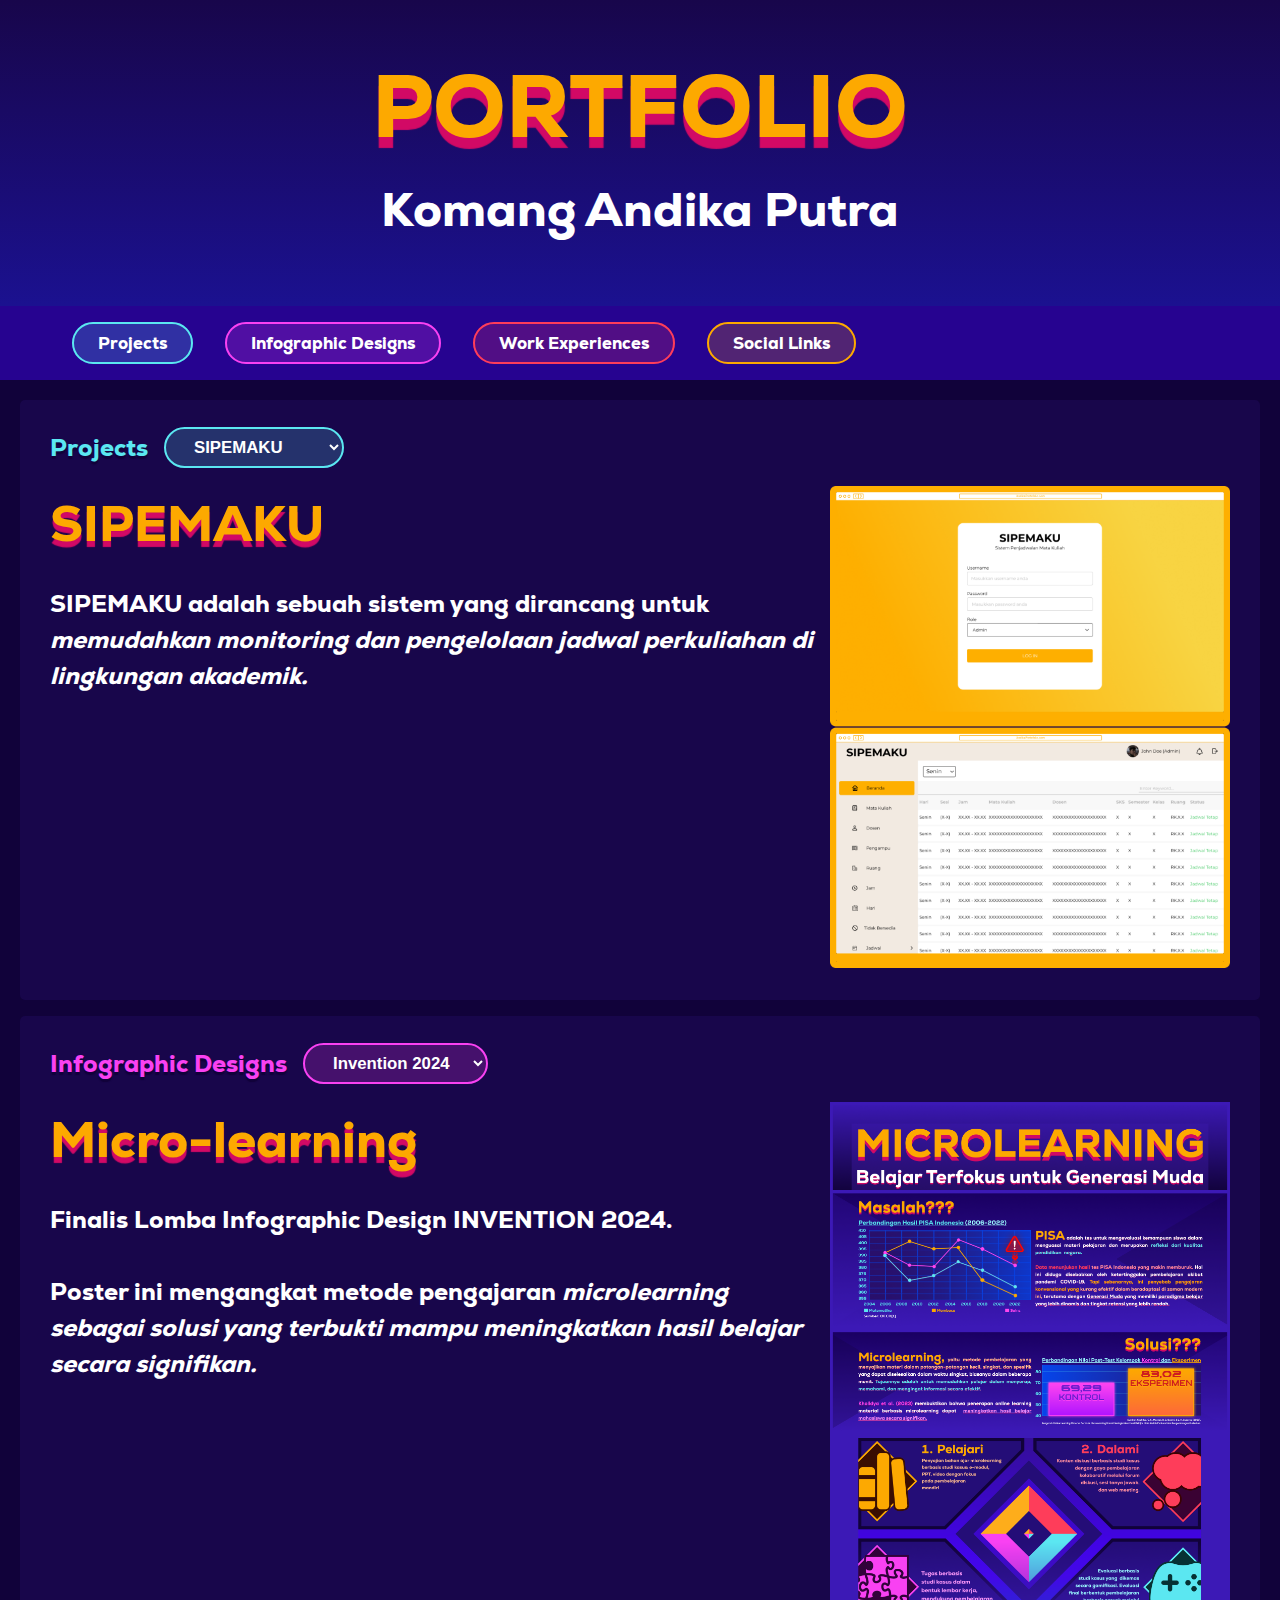
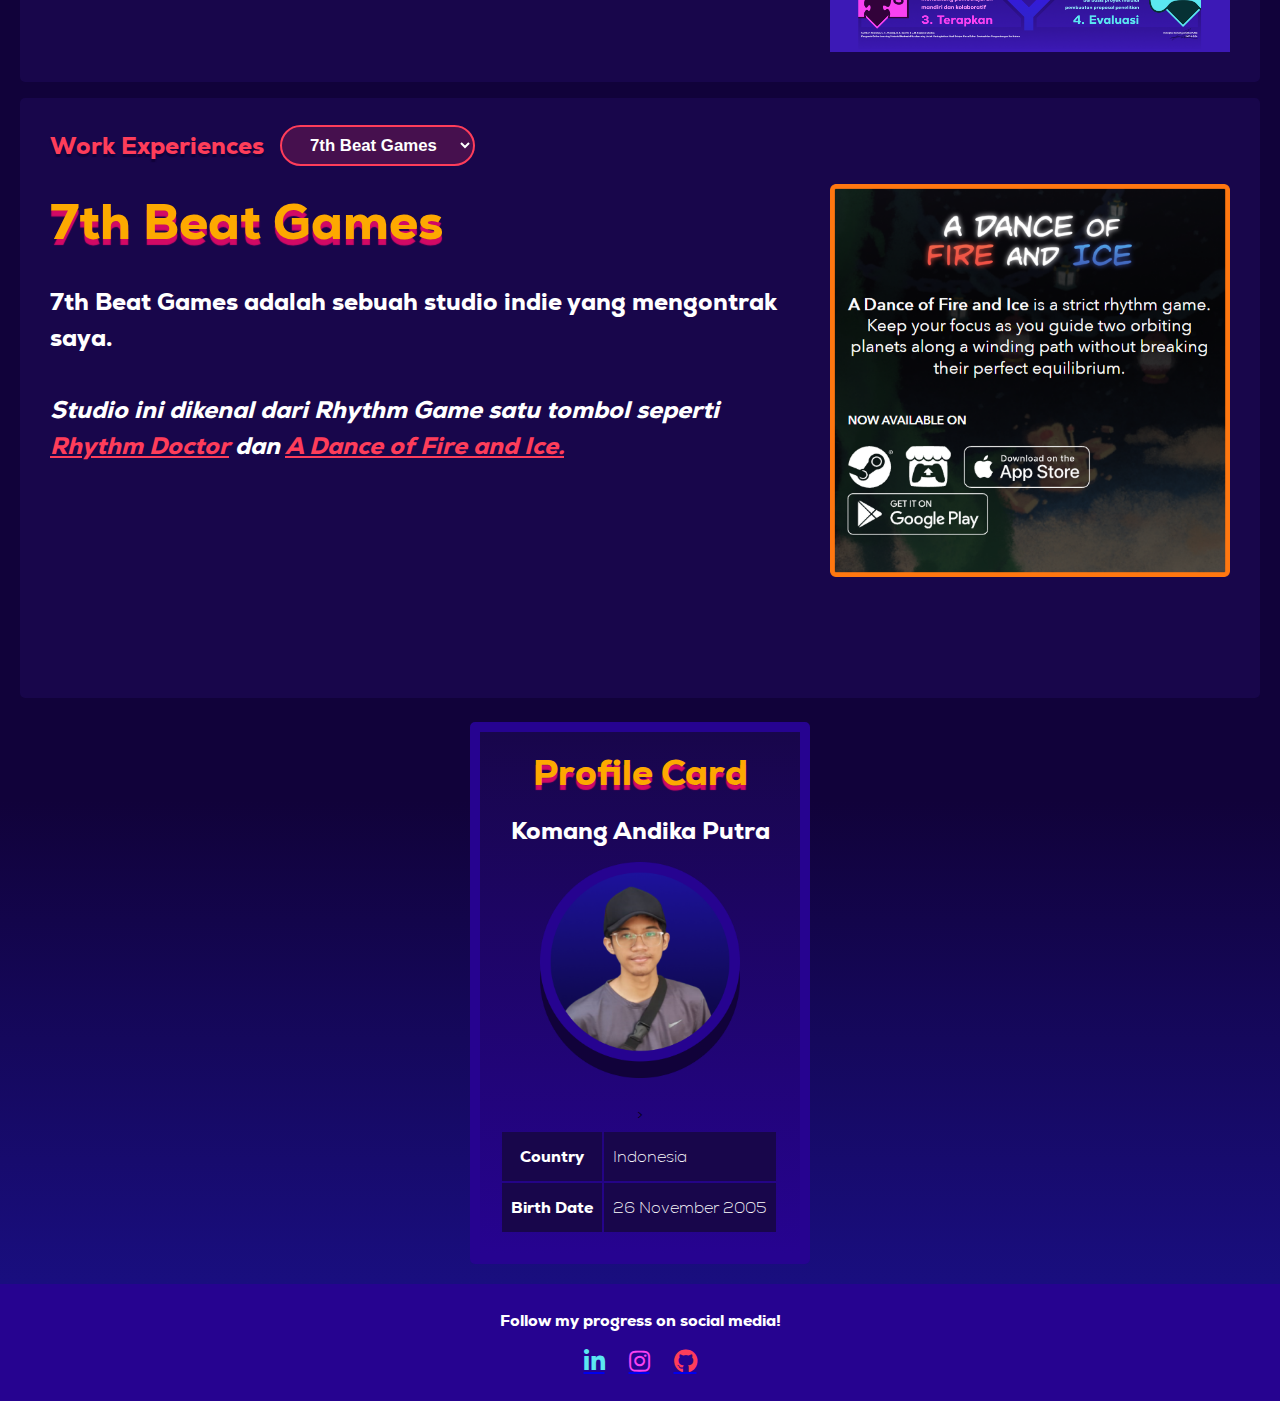
<file: index.html>
<!DOCTYPE html>
<html lang="id">
  <head>
    <meta charset="utf-8">
    <meta name="viewport" content="width=device-width, initial-scale=1.0">
    <title>Andika's Portfolio</title>

    <link rel="stylesheet" href="assets/styles/style.css">
    <link
      rel="stylesheet"
      href="https://cdnjs.cloudflare.com/ajax/libs/font-awesome/5.15.4/css/all.min.css"
      integrity="sha512-1ycn6IcaQQ40/MKBW2W4Rhis/DbILU74C1vSrLJxCq57o941Ym01SwNsOMqvEBFlcgUa6xLiPY/NS5R+E6ztJQ=="
      crossorigin="anonymous"
      referrerpolicy="no-referrer"
    >
  </head>

  <body class="default-palette">
    <header>
      <div class="jumbotron">
        <h1>PORTFOLIO</h1>
        <p>
          <strong>Komang Andika Putra</strong>
        </p>
      </div>

      <nav>
        <ul>
          <li>
            <a href="#projects" class="blue">Projects</a>
          </li>
          <li>
            <a href="#infographic" class="pink">Infographic Designs</a>
          </li>
          <li>
            <a href="#work" class="red">Work Experiences</a>
          </li>
          <li>
            <a href="#social-links" class="yellow">Social Links</a>
          </li>
        </ul>
      </nav>
    </header>

    <main>

      <div id="content">
        <article id="projects" class="card projects">
          <div class="dropdown-group">
            <h2>Projects</h2>
            <select id="projects-dropdown" class="dropdown projects-dropdown">
              <option value="project1">SIPEMAKU</option>
              <option value="project2">ODGJ Rescue</option>
              <option value="project3">Vitalify App</option>
            </select>
          </div>
          <div id="projects-content" class="dropdown-content projects-content">
          <div>
            <h3>SIPEMAKU</h3>
            <p>
              SIPEMAKU adalah sebuah sistem yang dirancang untuk <em>memudahkan 
              monitoring dan pengelolaan jadwal perkuliahan di lingkungan akademik.</em>
            </p>
          </div>
          <img src="assets/image/SIPEMAKU.png" alt="Tampilan Aplikasi SIPEMAKU" class="featured-image">
          </div>
        </article>

        <article id="infographic" class="infographic card">
          <div class="dropdown-group">
            <h2>Infographic Designs</h2>
            <select id="infographic-dropdown" class="dropdown infographic-dropdown">
              <option value="info1">Invention 2024</option>
              <option value="info2">Invention 2023</option>
              <option value="info3">UFONITY 2023</option>
            </select>
          </div>
          <div id="infographic-content" class="dropdown-content infographic-content">
          <div>
            <h3>Micro-learning</h3>
            <p>
              Finalis Lomba Infographic Design INVENTION 2024.<br><br>Poster ini 
              mengangkat metode pengajaran <em>microlearning sebagai solusi yang 
              terbukti mampu meningkatkan hasil belajar secara signifikan.</em>
            </p>
          </div>
          <img src="assets/image/Microlearning.png" alt="Tampilan Poster Microlearning" class="featured-image">  
          </div>
        </article>

        <article id="work" class="work card">
          <div class="dropdown-group">
            <h2>Work Experiences</h2>
            <select id="work-dropdown" class="dropdown work-dropdown">
              <option value="work1">7th Beat Games</option>
              <option value="work2">Asset Design</option>
              <option value="work3">Logo Design</option>
              <option value="work4">Level Design</option>
            </select>
          </div>
          <div id="work-content" class="dropdown-content work-content">
          <div>  
            <h3>7th Beat Games</h3>
            <p>
              7th Beat Games adalah sebuah studio indie yang mengontrak saya.
              <br><br><em>Studio ini dikenal dari Rhythm Game satu tombol 
              seperti <a class="link" href="https://store.steampowered.com/app/774181/Rhythm_Doctor/" target="_blank">
              Rhythm Doctor</a> dan <a class="link" href="https://store.steampowered.com/app/977950/A_Dance_of_Fire_and_Ice/" target="_blank">A Dance of Fire and Ice.</a></em>
            </p>
          </div>
          <img src="assets/image/WorkInformation.png" alt="Deskripsi Tim 7th Beat Games" class="featured-image">  
          </div>
        </article>
      </div>

      <aside>
        <article class="profile card">
          <header>
            <h2>Profile Card</h2>
            <p>Komang Andika Putra</p>
            <figure>
              <img src="assets/image/Avatar.png" alt="Foto profil Komang Andika Putra">
              <figcaption hidden>Avatar</figcaption>
            </figure>
          </header>
>
          <!-- <h3 class="info">More about me:</h3>-->

          <table class="infotable">
            <tr>
              <th>Country</th>
              <td>Indonesia</td>
            </tr>
            <tr>
              <th>Birth Date</th>
              <td>26 November 2005</td>
            </tr>
          </table>
        </article>
      </aside>
    </main>

    <footer>
      <p>
        Follow my progress on social media!
      </p>
      <div id="social-links" class="social-links">
          <ul>
            <li><a href="https://www.linkedin.com/in/komang-andika-putra-b5915a286/"><i class="fab fa-linkedin-in"></i></a></li>
            <li><a href="https://www.instagram.com/komangandikaputra23/"><i class="fab fa-instagram"></i></a></li>
            <li><a href="https://github.com/TeoCPerfectForm"><i class="fab fa-github"></i></a></li>
          </ul>
        </div>
    </footer>
    <script src="assets/scripts/dropdown.js"></script>
  </body>
</html>
</file>
<file: assets/styles/style.css>
@font-face {
  font-family: 'Nexa';
  src: url('NexaExtraLight.ttf') format('truetype');
  font-weight: 400;
  font-style: normal;
}

@font-face {
  font-family: 'Nexa';
  src: url('NexaHeavy.ttf') format('truetype');
  font-weight: 700;
  font-style: normal;
}

* {
  box-sizing: border-box;
}
html {
  scroll-behavior: smooth;
}

.default-palette {
  --bgColor: #11023A;
  --cardColor: #18064B;
  --borderColorHeader: #1B1190;
  --borderColor: #260390;
  --headingColor: #FDA900;
  --headingShadowColor: #D20965;
  --textColor: #FFF;

  --redColor: #FE3D5A;
  --pinkColor: #F941F2;
  --blueColor: #5BE7F1;
}

body {
  font-family: 'Nexa', sans-serif;
  margin: 0;
  padding: 0;
  background-color: var(--bgColor);
}

h1, 
h2, 
h3 {
  color: var(--headingColor);
  text-shadow: 0 0.125em 1px var(--headingShadowColor);
}

footer {
  padding: 0.5em;
  color: var(--textColor);
  background-color: var(--borderColor);
  
  text-align: center;
  font-weight: bold;
}

.social-links ul {
  display: flex;
  justify-content: center;
  gap: 1.5rem;
  list-style: none;       
  padding: 0;              
}

.social-links a {
  display: inline-flex;
  align-items: center;
  transition: all 0.2s ease-in-out;
  font-size: 1.5rem;
  
}

.fa-linkedin-in{
  color: var(--blueColor);
}
.fa-instagram{
  color: var(--pinkColor);
}
.fa-github{
    color: var(--redColor);
}
.social-links a:hover .fa-linkedin-in,
.social-links a:hover .fa-instagram,
.social-links a:hover .fa-github {
  color: var(--textColor);
}

nav a {
  font-size: 18px;

  font-weight: 400;
  text-decoration: none;

  color: var(--textColor);
}

.profile header {
  font-size: x-large;
}
.profile img {
  max-width: 200px;
}
.profile {
  text-align: center;
  position: sticky;
  top: 6em;
}
.infotable th,
.infotable td {
  padding: 12px 9px;
  background-color: var(--cardColor);
}
.infotable td {
  text-align: left;
}
.featured-image {
  width: 100%;
  max-width: 400px;
  color: var(--textColor);
  object-fit: cover;
  object-position: center;
}

article.card {
  border-radius: 5px;
  border: 10px solid var(--cardColor);
  background-color: var(--cardColor);
  padding-left: 20px;
  padding-right: 20px;
  padding-bottom: 20px;
  scroll-margin-top: 8em;
  transition: all 0.2s ease-in-out;
}
#content article.card{
  min-height: 600px;
}

.card:hover {
  transform: translateY(-5px);
  background-image: linear-gradient(var(--cardColor), var(--borderColor));
  border: 10px solid var(--borderColor);
  transition: all 0.2s ease-in-out;
}
aside .card {
  background-image: linear-gradient(var(--cardColor), var(--borderColor));
  border: 10px solid var(--borderColor);
}
.dropdown-group {
  display: flex;
  align-items: center;
  gap: 1rem;
  flex-wrap: wrap; 
}
.dropdown {
  border-radius: 999px;
  padding: 0.5rem 1.25rem 0.5rem 1.5rem;
  font-size: 1.05rem;
  font-weight: bold;
  cursor: pointer;
  transition: all 0.2s, color 0.2s, border 0.2s;
  outline: none;
}

.dropdown:focus {
  background-color: var(--bgColor);
  color: var(--textColor);
}
.projects h2 {
  color: var(--blueColor);
  text-shadow: 0 0.125em 1px var(--bgColor);
}

.infographic h2{
  color: var(--pinkColor);
  text-shadow: 0 0.125em 1px var(--bgColor);
}

.work h2 {
  color: var(--redColor);
  text-shadow: 0 0.125em 1px var(--bgColor);
}

.dropdown-content {
  display: flex;
  gap: 1em;
}
#content p {
  font-size: x-large;
  align-content: space-evenly;

}
#content h3 {
  margin: 0;
  padding: 0;
  
  font-size: 50px;
}
.jumbotron {
  padding-top: 40px;
  padding-bottom: 60px;
  background-image: linear-gradient(var(--cardColor), var(--borderColorHeader));
  background-color: var(--cardColor);
  text-align: center;
}
.jumbotron h1 {
  font-size: 5.5rem;
  margin: 0;
  padding: 0;
}
.jumbotron p {
  font-size: 3rem;
  margin: 0;
  padding: 0;
}

nav li {
  
  list-style-type: none;

}


nav ul {
  padding-inline: 4rem;
  display: flex;
  gap: 2rem;
  flex-wrap: wrap; 
  white-space: nowrap; 
}

nav {
  background-color: var(--borderColor);
  padding: 0.5em;
  position: sticky;
  top: -1px;
  z-index: 100;
}

header nav ul li a {
  padding: 0.5rem 1.5rem;
  border-radius: 999px;
 
  text-decoration: none;
  font-size: 1.05rem;
  font-weight: bold;

 
  transition: all 0.1s ease-in-out;
}
 
header nav ul li a:hover {
  background-color: color-mix(in srgb, var(--bgColor) 70%, transparent);
  transition: all 0.1s ease-in-out;
}
header nav ul li a{
  transition: all 0.1s ease-in-out;
}
header nav ul li:hover,
.dropdown:hover {
  transform: translateY(3px);
  transition: all 0.1s ease-in-out;
}

header nav ul li a.red,
.work-dropdown {
  color: var(--textColor);
  background-color: color-mix(in srgb, var(--redColor) 20%, transparent);
  border: 2px solid var(--redColor);
}

header nav ul li a.pink,
.infographic-dropdown{
  color: var(--textColor);
  background-color: color-mix(in srgb, var(--pinkColor) 20%, transparent);
  border: 2px solid var(--pinkColor);
}

header nav ul li a.blue,
.projects-dropdown {
  color: var(--textColor);
  background-color: color-mix(in srgb, var(--blueColor) 20%, transparent);
  border: 2px solid var(--blueColor);
}
header nav ul li a.yellow {
  color: var(--textColor);
  background-color: color-mix(in srgb, var(--headingColor) 20%, transparent);
  border: 2px solid var(--headingColor);
}

header nav ul li a.red:hover,
.work-dropdown:hover {
  color: var(--redColor);
}

header nav ul li a.pink:hover,
.infographic-dropdown:hover {
  color: var(--pinkColor);
}

header nav ul li a.blue:hover,
.projects-dropdown:hover{
  color: var(--blueColor);
}

header nav ul li a.yellow:hover{
  color: var(--headingColor);
}

.link{
  color: var(--redColor);
  transition: all 0.2s ease-in-out;
}
.link:hover{
  color: var(--blueColor);
  transition: all 0.2s ease-in-out;
}

.content article p{
  font-size: x-large;
}
p,
figcaption,
th {
  color: var(--textColor);
  font-weight: bold;
}

td {
  color: var(--textColor);
}

main {
  padding: 20px;
  display: flex;
  gap: 1.5rem;

}

#content {
  flex: 5;
  display: flex;
  flex-flow: column nowrap;
  gap: 1rem 2rem;
}

aside {
  flex: 1;

}

header {
  display: inline;
}

.profile h2,
.profile p,
.profile figure {
  margin-top: 13px;
  margin-bottom: 13px;
}
.profile figure {
  margin-bottom: 6px;
}


@media screen and (max-width: 1350px) {
  main {
    flex-flow: column nowrap;
  }
  body{
    background-image: linear-gradient(var(--bgColor) 80%, var(--borderColorHeader) 100%);
  }
 
  main aside {
    align-self: center;
  }
}
@media screen and (max-height: 600px/*675*/) {
  main {
    flex-flow: column nowrap;
  }
  body{
    background-image: linear-gradient(var(--bgColor) 80%, var(--borderColorHeader) 100%);
  }
 
  main aside {
    align-self: center;
  }
}
@media screen and (max-height: 450px) {
  nav {
    position: static;
  }
}

@media screen and (max-width: 950px) {
  nav ul {
    justify-content: center;
  }
 
  main aside {
    align-self: stretch;
  }
  body{
    background-image: var(--bgColor);
  }
  .infotable{
    margin: auto;
  }
  .dropdown-content{
    flex-flow: column nowrap;
  }
  .dropdown-content img{
    margin: auto;
  }
}
@media screen and (max-width: 767px) {
  .jumbotron h1 {
  font-size: 3rem;
  }
  .jumbotron p {
    font-size: 1.65rem;
  }
}
@media screen and (max-width: 552px) {
.dropdown-group{
    row-gap: 0;
    margin-bottom: 1rem;
  }
nav {
    position: static;
  }
}
</file>
